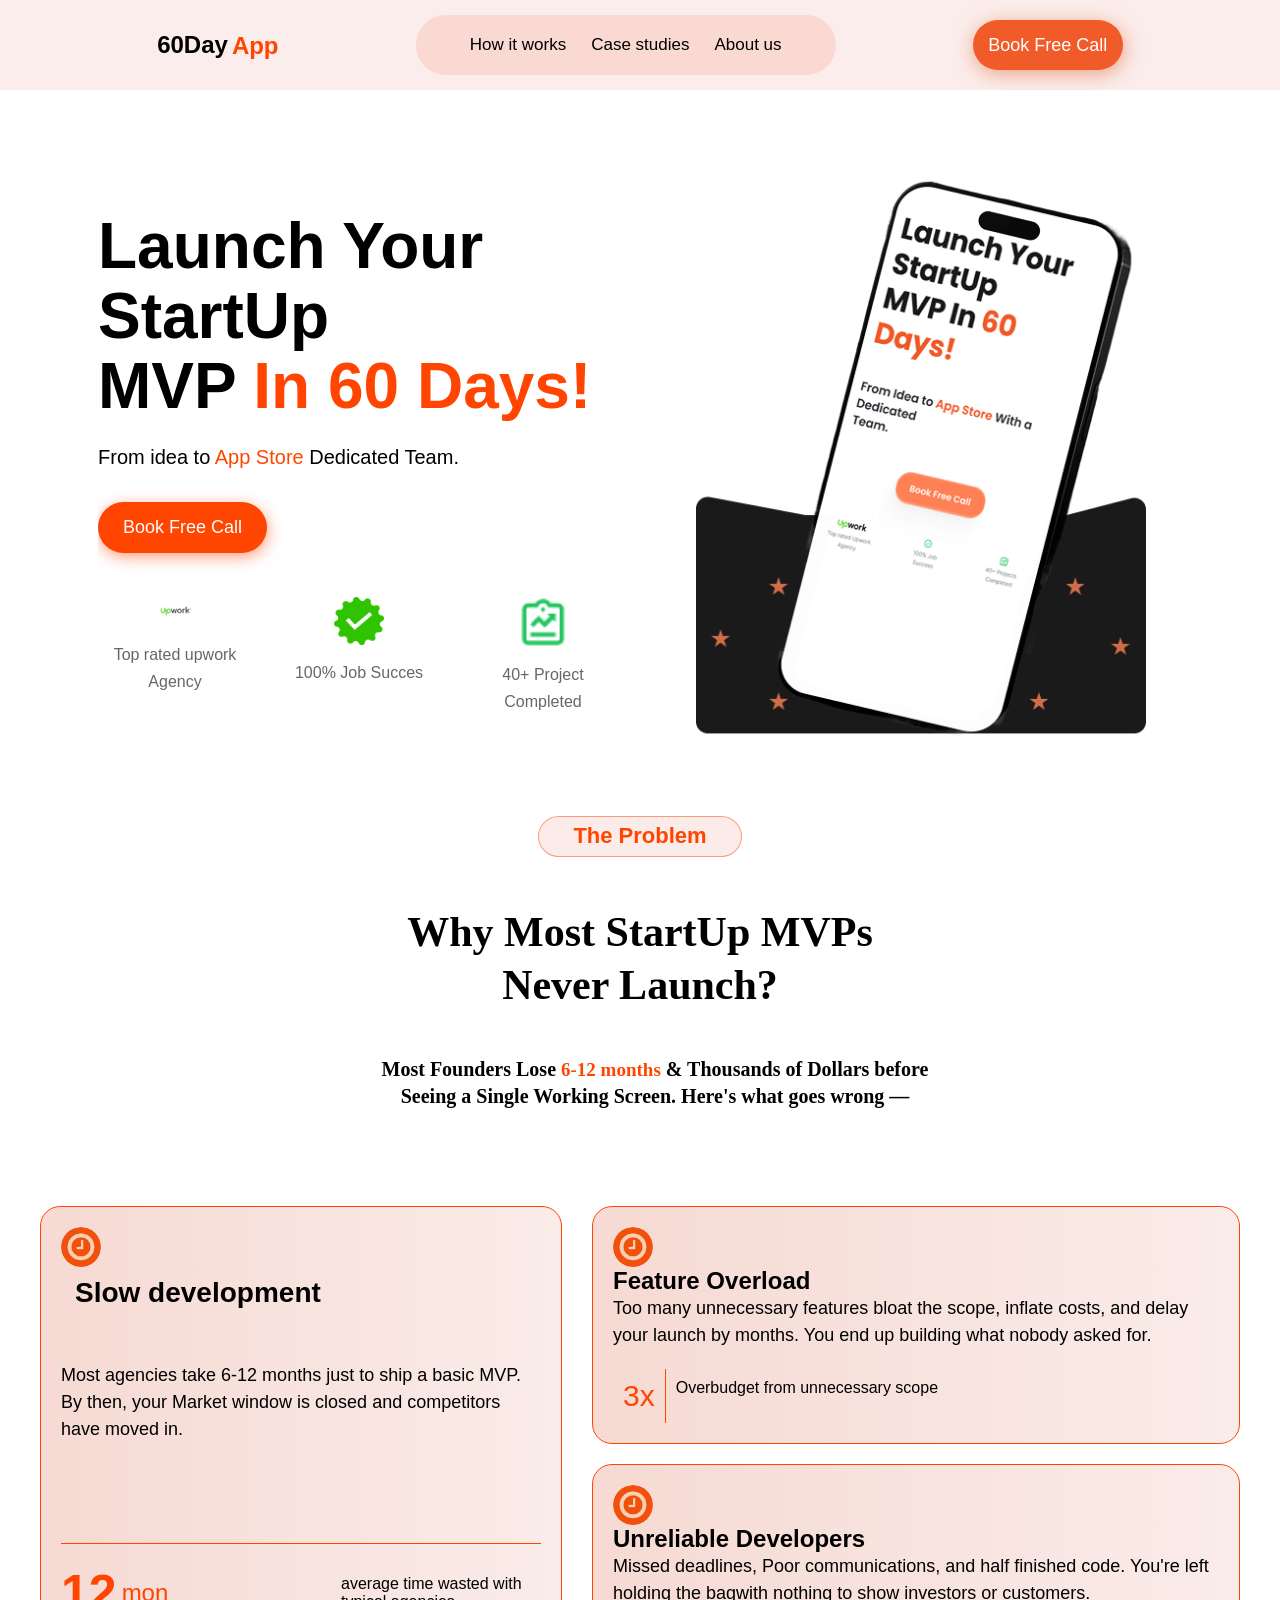
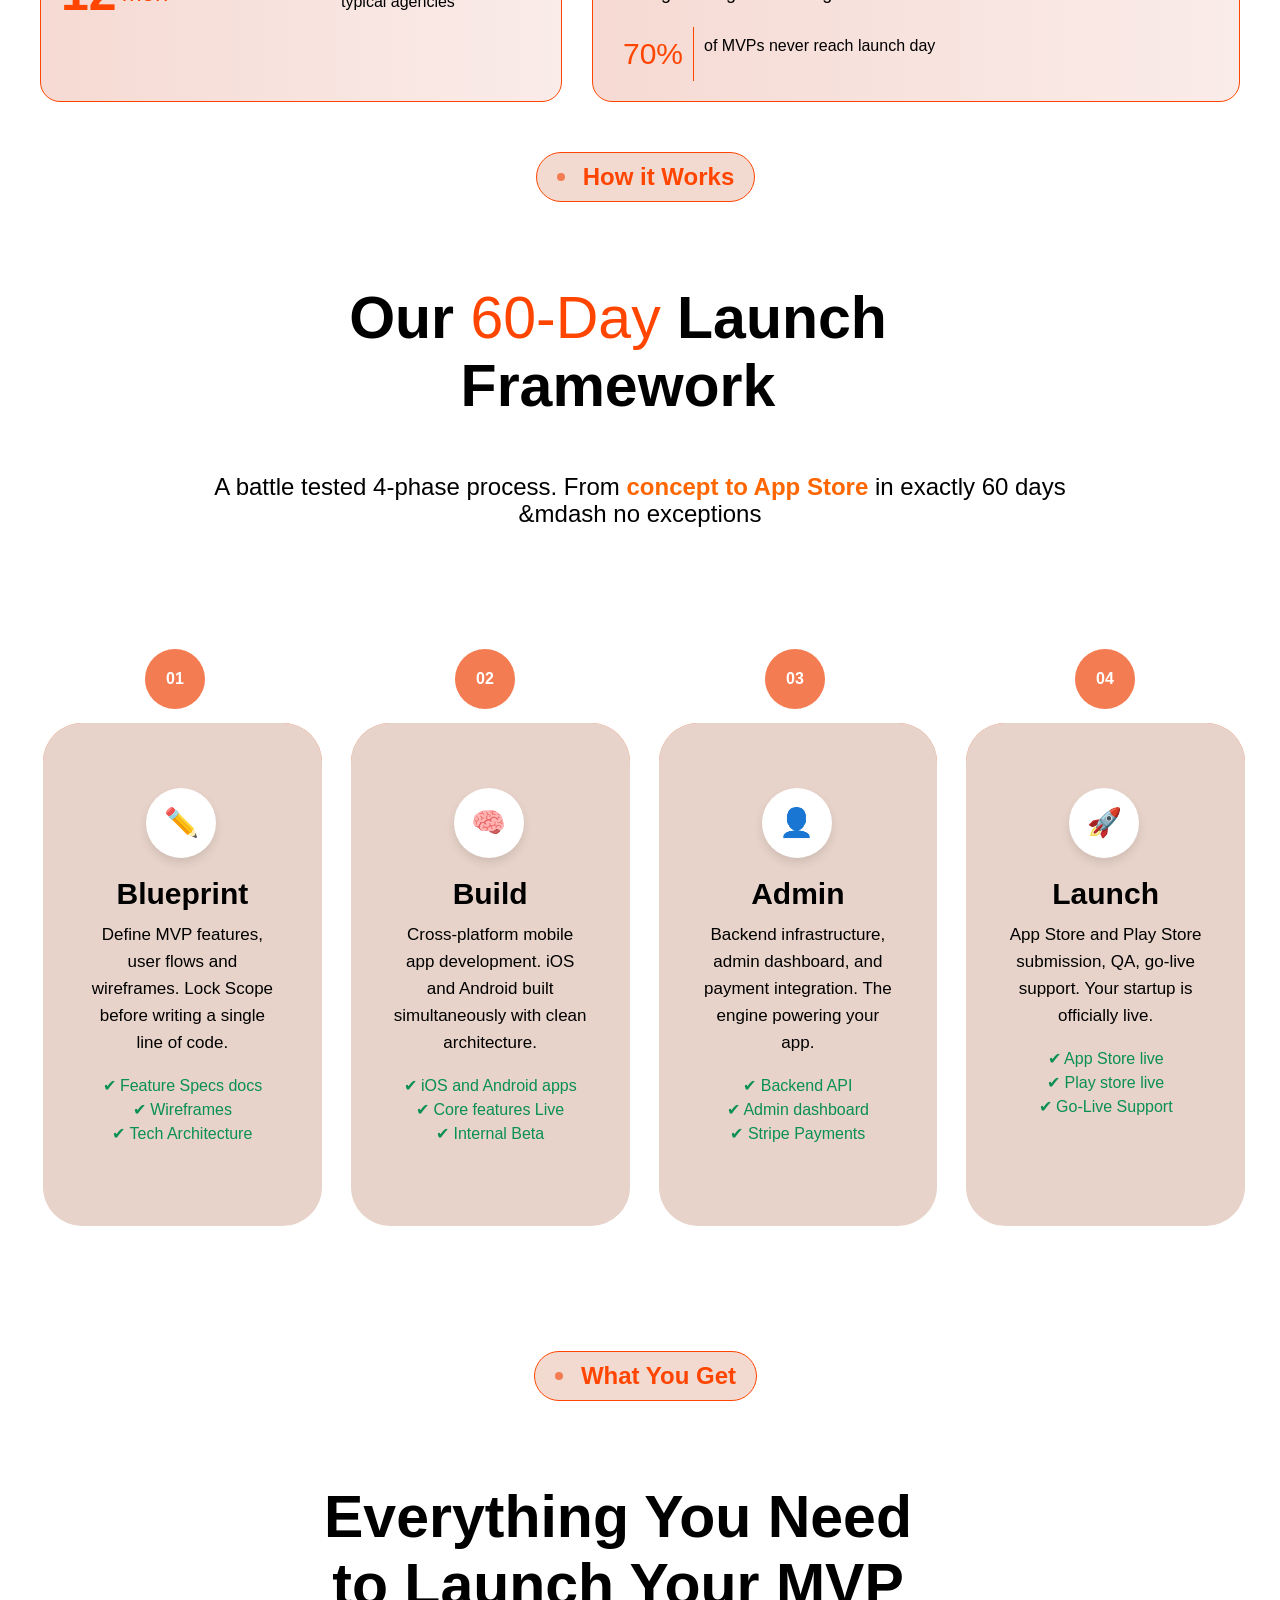
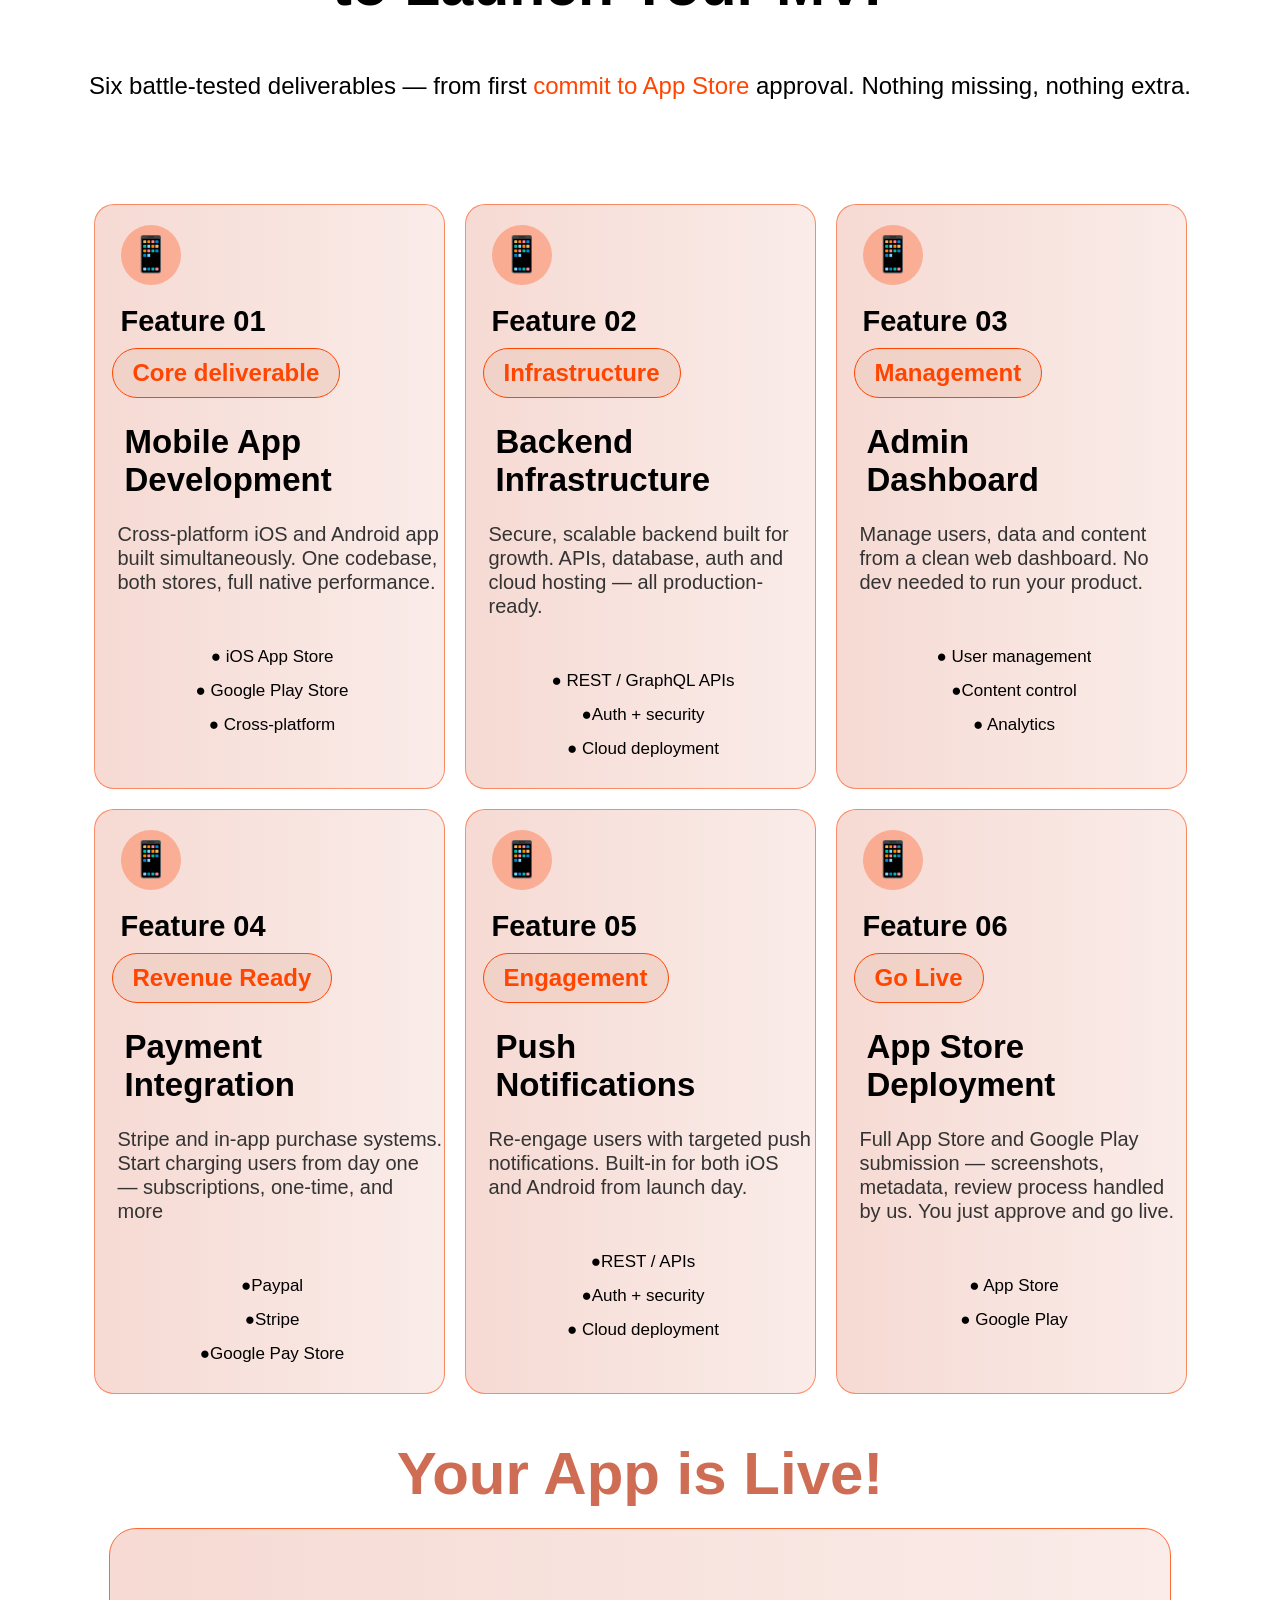
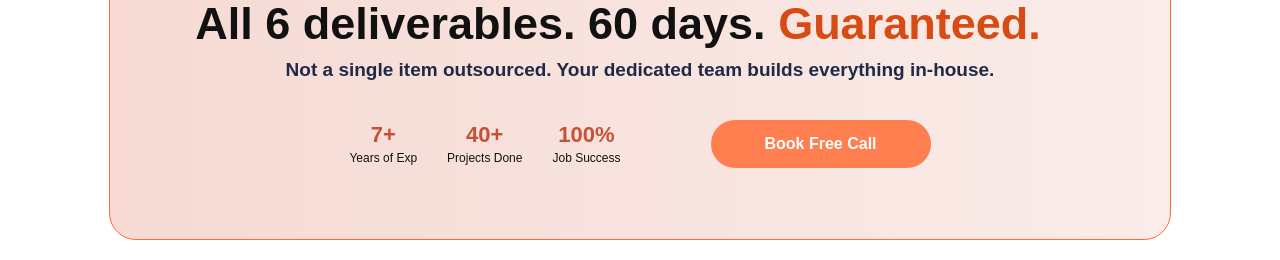
<file: index.html>
<!DOCTYPE html>
<html lang="en">

<head>
    <meta charset="UTF-8">
    <meta name="viewport" content="width=device-width, initial-scale=1.0">
    <title>60dayaap.com</title>
</head>
<link href='https://fonts.googleapis.com/css?family=Cinzel' rel='stylesheet'>
<link rel="stylesheet" href="style.css">

<body>

    <!-- <div id="top-div">
    <p class="top">Book free call on 9797398157 </p>
     <p class="top">Book free call on 9797398157 </p>
      <p class="top">Book free call on 9797398157 </p>
</div> -->



<div id="navbar">
    <div class="logo">
        60Day <p class="logo-p">App</p>
    </div>

    <!-- HAMBURGER -->
    <div class="menu-toggle" onclick="toggleMenu()">☰</div>

    <div class="midbox" id="midbox">
        <div class="menu">
            <a href="#">How it works</a>
            <a href="#">Case studies</a>
            <a href="#">About us</a>
        </div>
    </div>

    <div class="rightbox">
        Book Free Call
    </div>
</div>
    </div>
    <div id="main-box">
        <div id="section1">
            <div class="sec-chd">
                <p class="sec1">
                    Launch Your StartUp
                    <br>MVP <span>In 60 Days!</span>
                </p>
                <p class="chd2">From idea to <span class="spn2">App Store</span>
                    Dedicated Team.
                </p>
                <div class="sec01btn">
                    Book Free Call
                </div>
                <div id="botm-sec">

                    <div class="botm-box1">
                        <img src="imgs/upwork_img-removebg-preview.png" alt="">
                        <p>
                            Top rated upwork Agency
                        </p>
                    </div>
                    <div class="botm-box2">
                        <img src="imgs/verified.png" alt="">
                        <p>
                            100% Job Succes
                        </p>
                    </div>
                    <div class="botm-box3">
                        <img src="imgs/botm img 3.png" alt="">
                        <p>
                            40+ Project Completed
                        </p>
                    </div>
                </div>
            </div>
            <div id="img">
                <img src="imgs/sec01img.png" alt="">
            </div>
        </div>
        <div id="container2">
            <div class="head">
                <ul>
                    <li>The Problem</li>
                </ul>
            </div>
        </div>

        <div class="head02">
            <p>Why Most StartUp MVPs
                <span>Never Launch?</span>
            </p>
        </div>

        <div class="head3">
            <div class="cont-head3">

                <p>Most Founders Lose <strong>6-12 months</strong> & Thousands of Dollars before Seeing a Single Working
                    Screen. Here's what goes wrong —</p>
            </div>
        </div>




        <div id="container3">
            <div class="div01">
                <div class="icon-1">
                    <img src="imgs/expiry-removebg-preview.png" alt="">
                </div>
                <h1 class="h1-div1">
                    Slow development
                </h1>
                <div class="main-p">
                    <p>
                        Most agencies take <span>6-12 months </span>just to ship a basic MVP. By then, your Market
                        window is closed and competitors have moved in.
                    </p>
                </div>
                <div class="btm-cont">
                    <div class="btm-text">
                        <strong>12</strong>
                        <p>mon</p>
                    </div>
                    <div class="btm0cont2">
                        average time wasted with typical agencies
                    </div>
                </div>
            </div>
            <div class="div2">
                <div class="box1">
                    <div class="icon-head">
                        <div class="icon2">
                            <img src="imgs/expiry-removebg-preview.png" alt="">
                        </div>
                        <div class="hdiv">Feature Overload</div>
                    </div>
                    <div class="pargrf">Too many unnecessary features bloat the scope, inflate costs, and delay your
                        launch <span>by months</span>. You end up building what nobody asked for.</div>

                    <div class="foot-div">
                        <div class="text">3x</div>
                        <div class="text2">Overbudget from unnecessary scope
                        </div>

                    </div>
                </div>
                <div class="box1">
                    <div class="icon-head">
                        <div class="icon2">
                            <img src="imgs/expiry-removebg-preview.png" alt="">
                        </div>
                        <div class="hdiv">Unreliable Developers</div>
                    </div>
                    <div class="pargrf">Missed deadlines, Poor communications, and half finished code. You're left
                        <span> holding the bag</span>with nothing to show investors or customers.
                    </div>



                    <div class="foot-div">
                        <div class="text">70%
                        </div>
                        <div class="text2">of MVPs never reach launch day
                        </div>
                    </div>
                </div>
            </div>
        </div>

        <div class="container4">
            <div class="badge">
                <span class="dot"></span>
                How it Works
            </div>
            <h1>Our <span class="highlight">60-Day </span>Launch Framework</h1>
            <p>A battle tested 4-phase process. From <span class="highlight-text">concept to App Store</span> in exactly
                60 days &mdash no exceptions</p>
        </div>



        <div class="timeline">

            <!-- top line + steps -->
            <div class="timeline-top">
                <div class="step">01</div>
                <div class="step active">02</div>
                <div class="step">03</div>
                <div class="step">04</div>
            </div>

            <!-- cards -->
            <div class="cards">
                <!-- card 1 -->
                <div class="card">
                    <div class="icon">✏️</div>
                    <h2>Blueprint</h2>
                    <p>
                        Define MVP features, user flows and wireframes.
                        Lock Scope before writing a single line of code.
                    </p>
                    <div class="list">
                        <span>✔ Feature Specs docs</span>
                        <span>✔ Wireframes</span>
                        <span>✔ Tech Architecture</span>
                    </div>
                </div>

                <!-- card 2 -->
                <div class="card">
                    <div class="icon">🧠</div>
                    <h2>Build</h2>
                    <p>
                        Cross-platform mobile app development. iOS and Android
                        built simultaneously with clean architecture.
                    </p>
                    <div class="list">
                        <span>✔ iOS and Android apps</span>
                        <span>✔ Core features Live</span>
                        <span>✔ Internal Beta</span>
                    </div>
                </div>

                <!-- card 3 -->
                <div class="card">
                    <div class="icon">👤</div>
                    <h2>Admin</h2>
                    <p>
                        Backend infrastructure, admin dashboard, and payment integration.
                        The engine powering your app.
                    </p>
                    <div class="list">
                        <span>✔ Backend API</span>
                        <span>✔ Admin dashboard</span>
                        <span>✔ Stripe Payments</span>
                    </div>
                </div>

                <!-- card 4 -->
                <div class="card">
                    <div class="icon">🚀</div>
                    <h2>Launch</h2>
                    <p>
                        App Store and Play Store submission, QA, go-live support.
                        Your startup is officially live.
                    </p>
                    <div class="list">
                        <span>✔ App Store live</span>
                        <span>✔ Play store live</span>
                        <span>✔ Go-Live Support</span>
                    </div>
                </div>

            </div>
        </div>




        <section class="hero">
            <div class="badge">
                <span class="dot"></span>
                What You Get
            </div>

            <h1>
                Everything You Need <br>
                to <span>Launch Your MVP</span>
            </h1>

            <p>
                Six battle-tested deliverables — from first
                <span class="highlight">commit to App Store</span>
                approval. Nothing missing, nothing extra.
            </p>

        </section>



        <div id="section5">
            <div class="sec5-cards">
                <div class="mob-icon">
                    📱
                </div>

                <h3 class="feature-title">Feature 01</h3>

                <div class="badge">Core deliverable</div>

                <h1 class="main-heading">
                    Mobile App <br> Development
                </h1>

                <p class="p3">
                    Cross-platform iOS and Android app built simultaneously.
                    One codebase, both stores, full native performance.
                </p>

                <div class="tags-hero">
                    <span>● iOS App Store</span>
                    <span>● Google Play Store</span>
                    <span>● Cross-platform</span>
                </div>
            </div>
            <div class="sec5-cards">
                <div class="mob-icon">
                    📱
                </div>

                <h3 class="feature-title">Feature 02</h3>

                <div class="badge">Infrastructure</div>

                <h1 class="main-heading">
                    Backend Infrastructure

                </h1>

                <p class="p3">
                    Secure, scalable backend built for growth. APIs, database, auth and cloud hosting — all
                    production-ready.
                </p>

                <div class="tags-hero">
                    <span>● REST / GraphQL APIs</span>
                    <span>●Auth + security</span>
                    <span>● Cloud deployment</span>
                </div>

            </div>
            <div class="sec5-cards">
                <div class="mob-icon">
                    📱
                </div>

                <h3 class="feature-title">Feature 03</h3>

                <div class="badge">Management</div>

                <h1 class="main-heading">
                    Admin Dashboard
                </h1>

                <p class="p3">
                    Manage users, data and content from a clean web dashboard. No dev needed to run your product.
                </p>

                <div class="tags-hero">
                    <span>● User management</span>
                    <span>●Content control</span>
                    <span>● Analytics</span>
                </div>
            </div>
            <div class="sec5-cards">
                <div class="mob-icon">
                    📱
                </div>

                <h3 class="feature-title">Feature 04</h3>

                <div class="badge">Revenue Ready</div>

                <h1 class="main-heading">
                    Payment Integration
                </h1>

                <p class="p3">
                    Stripe and in-app purchase systems. Start charging users from day one — subscriptions, one-time, and
                    more
                </p>

                <div class="tags-hero">
                    <span>●Paypal</span>
                    <span>●Stripe</span>
                    <span>●Google Pay Store</span>
                </div>
            </div>
            <div class="sec5-cards">
                <div class="mob-icon">
                    📱
                </div>

                <h3 class="feature-title">Feature 05</h3>

                <div class="badge">Engagement</div>

                <h1 class="main-heading">
                    Push Notifications

                </h1>

                <p class="p3">
                    Re-engage users with targeted push notifications. Built-in for both iOS and Android from launch day.
                </p>

                <div class="tags-hero">
                    <span>●REST / APIs</span>
                    <span>●Auth + security</span>
                    <span>● Cloud deployment</span>
                </div>
            </div>
            <div class="sec5-cards">
                <div class="mob-icon">
                    📱
                </div>

                <h3 class="feature-title">Feature 06</h3>

                <div class="badge">Go Live</div>

                <h1 class="main-heading">
                    App Store Deployment
                </h1>

                <p class="p3">
                    Full App Store and Google Play submission — screenshots, metadata, review process handled by us. You
                    just approve and go live.
                </p>

                <div class="tags-hero">
                    <span>● App Store</span>
                    <span>● Google Play</span>
                </div>
            </div>

        </div>

        <div class="" id="sec-6">
            <h2 class="sec-6-h2">Your App is Live!</h2>
        </div>
        <section class="guarantee-section">

            <h1>
                All 6 deliverables. 60 days.
                <span>Guaranteed.</span>
            </h1>

            <p>
                Not a single item outsourced. Your dedicated team builds everything in-house.
            </p>

            <div class="bottom-content">

                <div class="stats">
                    <div class="stat-box">
                        <h2>7+</h2>
                        <span>Years of Exp</span>
                    </div>

                    <div class="stat-box">
                        <h2>40+</h2>
                        <span>Projects Done</span>
                    </div>

                    <div class="stat-box">
                        <h2>100%</h2>
                        <span>Job Success</span>
                    </div>
                </div>
                <button>Book Free Call</button>

            </div>
        </section>

    </div>
    </div>


    <script src="java.js"></script>
</body>

</html>
</file>
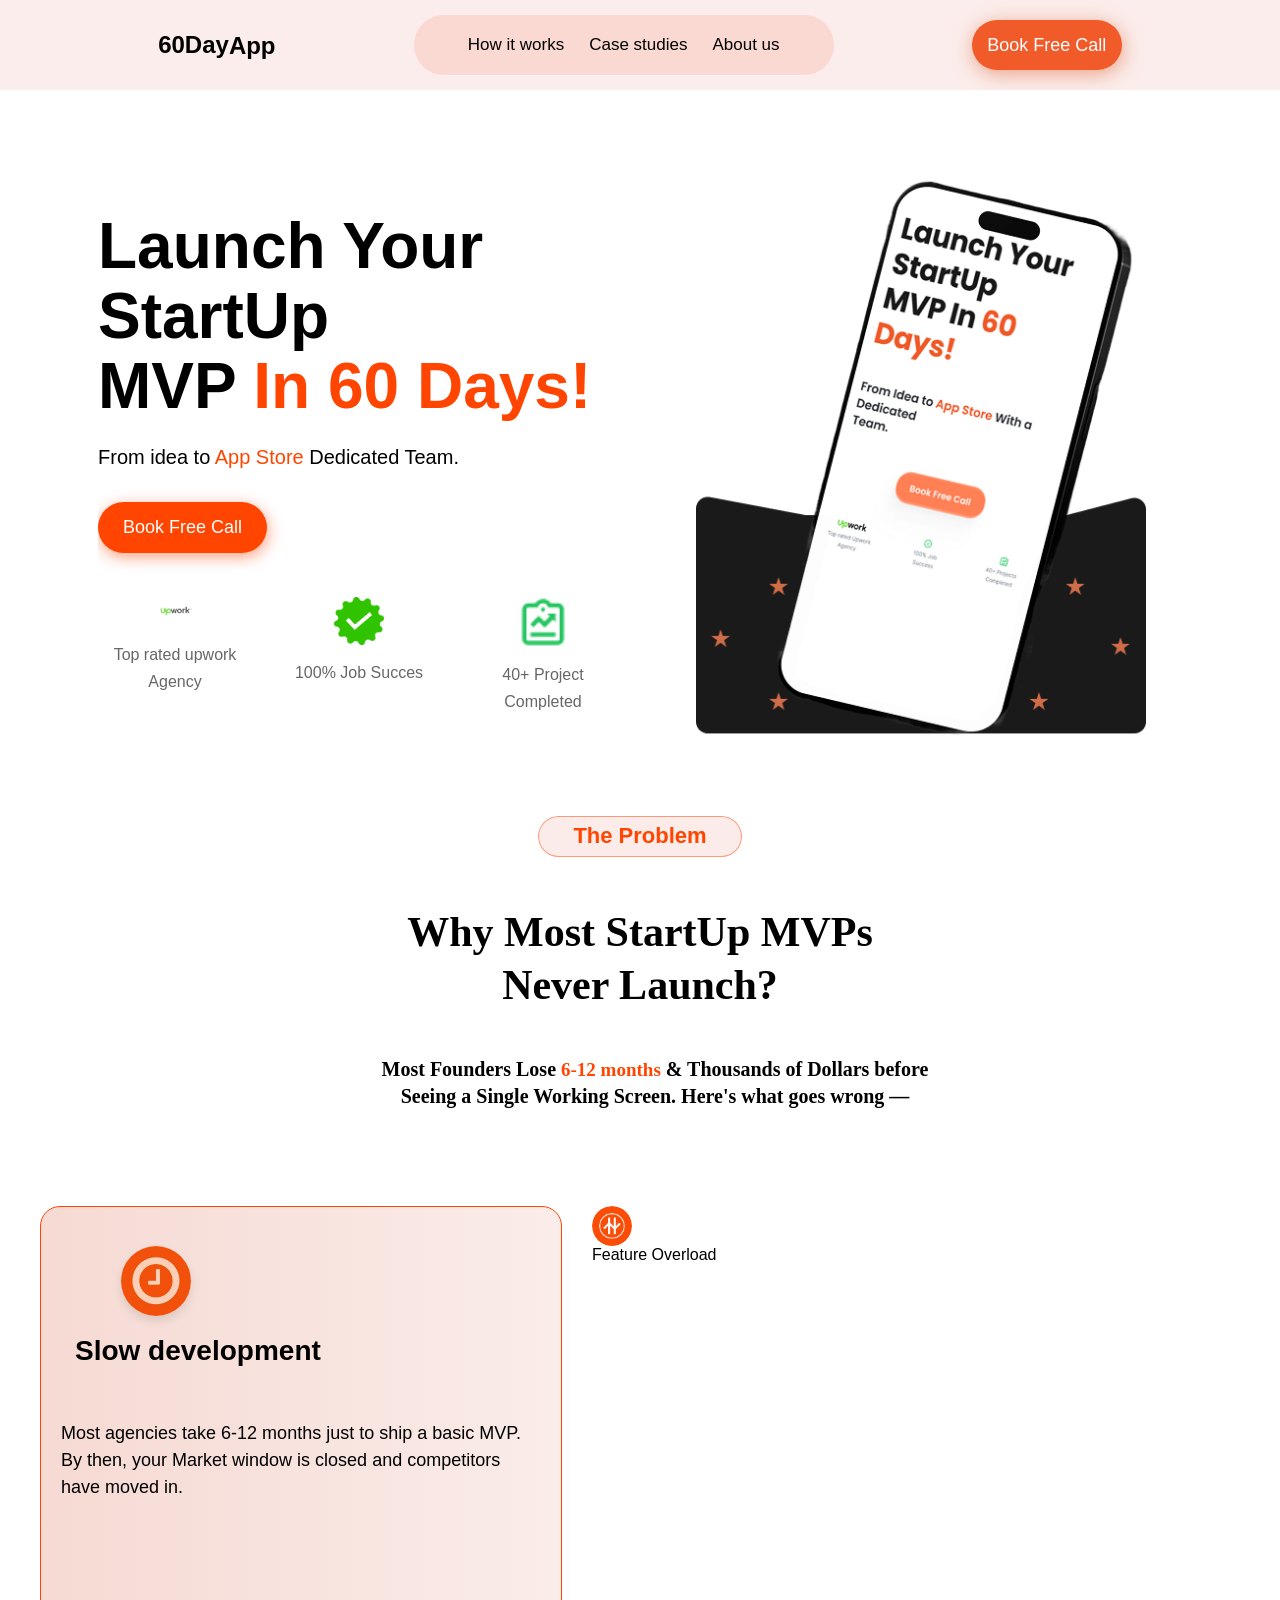
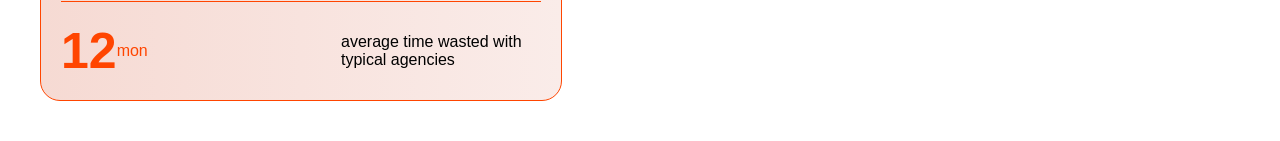
<file: sixtyaap.com/index.html>
<!DOCTYPE html>
<html lang="en">

<head>
    <meta charset="UTF-8">
    <meta name="viewport" content="width=device-width, initial-scale=1.0">
    <title>60dayaap.com</title>
</head>
<link href='https://fonts.googleapis.com/css?family=Cinzel' rel='stylesheet'>
<link rel="stylesheet" href="/style.css">

<body>
    <div id="navbar">
        <div class="logo">
            60Day <p>App</p>
        </div>
        <div class="midbox">
            <div class="menu">
                <a href="#">How it works</a>
                <a href="#">Case studies</a>
                <a href="#">About us</a>
            </div>
        </div>
        <div class="rightbox">
            Book Free Call
        </div>
    </div>
    <div id="main-box">
        <div id="section1">
            <div class="sec-chd">
                <p class="sec1">
                    Launch Your StartUp
                    <br>MVP <span>In 60 Days!</span>
                </p>
                <p class="chd2">From idea to <span class="spn2">App Store</span>
                    Dedicated Team.
                </p>
                <div class="sec01btn">
                    Book Free Call
                </div>
                <div id="botm-sec">

                    <div class="botm-box1">
                        <img src="/imgs/upwork_img-removebg-preview.png" alt="">
                        <p>
                            Top rated upwork Agency
                        </p>
                    </div>
                    <div class="botm-box2">
                        <img src="/imgs/verified.png" alt="">
                        <p>
                            100% Job Succes
                        </p>
                    </div>
                    <div class="botm-box3">
                        <img src="/imgs/botm img 3.png" alt="">
                        <p>
                            40+ Project Completed
                        </p>
                    </div>
                </div>
            </div>
            <div id="img">
                <img src="/imgs/sec01img.png" alt="">
            </div>
        </div>

        <div id="container2">
            <div class="head">
                <ul>
                    <li>The Problem</li>
                </ul>
            </div>
        </div>

        <div class="head02">
            <p>Why Most StartUp MVPs
                <span>Never Launch?</span>
            </p>
        </div>

        <div class="head3">
            <div class="cont-head3">

                <p>Most Founders Lose <strong>6-12 months</strong> & Thousands of Dollars before Seeing a Single Working
                    Screen. Here's what goes wrong —</p>
            </div>
        </div>




        <div id="container3">

            <div class="div01">
                <div class="icon">
                    <img src="/imgs/expiry-removebg-preview.png" alt="">
                </div>
                <h1 class="h1-div1">
                    Slow development
                </h1>
                <div class="main-p">
                    <p>
                        Most agencies take <span>6-12 months </span>just to ship a basic MVP. By then, your Market
                        window is closed and competitors have moved in.
                    </p>
                </div>
                <div class="btm-cont">
                    <div class="btm-text">
                        <strong>12</strong>mon
                    </div>
                    <div class="btm0cont2">
                        average time wasted with typical agencies
                    </div>
                </div>
            </div>

            <div class="div2">

<div class="div2-child"> 
<div class="icon2">
    <img src="/imgs/download.png" alt="">
</div>
<div class="icon-div">
    Feature Overload
</div>



</div>
<div class="div2-child">
    
</div>


            </div>
        </div>
    
    

</body>

</html>
</file>
<file: style.css>
* {
    padding: 0px;
    margin: 0px;
    overflow-x: hidden;
}

/* #top-div{
    border: 1px solid blue;
    height: 60px;
    background-color: rgba(0, 0, 0, 0.758);
    color: white;
    display: flex;
    align-items: center;
    justify-content: space-between;
   
}

@keyframes moveLeft {
    0% {
        transform: translateX(100vw);
    }
    100% {
        transform: translateX(-100%);
    }
}
.top{
     animation: moveLeft 10s linear infinite;
    font-size: 15px;
} */
/* NAVBAR */
#navbar {
    height: 90px;
    background-color: #f9e5e1aa;
    display: flex;
    align-items: center;
    justify-content: space-evenly;
    padding: 0 20px;
}

/* LOGO */
.logo {
    display: flex;
    align-items: center;
    font-size: 24px;
    font-weight: bold;
}

.logo-p {
    color: orangered;
    margin-left: 4px;
    font-size: 24px;
}

/* MENU BOX */
.midbox {
    height: 60px;
    display: flex;
    align-items: center;
    background-color: #f9d4ccd0;
    width: 420px;
    justify-content: center;
    border-radius: 50px;
    transition: 0.3s;
}

.midbox:hover {
    background-color: #f5d7d1d3;
}

/* MENU LINKS */
.menu {
    display: flex;
    gap: 25px;
}

.menu a {
    text-decoration: none;
    color: black;
    font-size: 17px;
}

.menu a:hover {
    color: rgba(255, 68, 0, 0.7);
}

/* BUTTON */
.rightbox {
    height: 50px;
    width: 150px;
    border-radius: 50px;
    display: flex;
    justify-content: center;
    align-items: center;
    font-size: 18px;
    color: white;
    background-color: #F15A29;
    box-shadow: 1px 4px 19px rgba(228, 120, 80, 0.646);
    cursor: pointer;
}

.rightbox:hover {
    background-color: #e4592ac0;
}

.menu-toggle {
    display: none;
    font-size: 30px;
    cursor: pointer;
}


@media (max-width: 600px) {

    .menu-toggle {
        display: block;
    }

    .midbox {
        position: absolute;
        top: 90px;
        left: 0;
        width: 100%;
        background-color: #f9e5e1;
        display: none;
        flex-direction: column;
        padding: 20px 0;
        border-radius: 0;
    }

    .midbox.active {
        display: flex;
    }

    .menu {
        flex-direction: column;
        align-items: center;
        gap: 20px;
    }

    .rightbox {
        display: none;
    }
} 


#main-box {
    background: linear-gradient(#f9e5e1aa);
    padding: 20px;
}


#section1 {
    max-width: 4000px;
    margin: 16px 38px;
    padding: 40px;
    border-radius: 40px;
    background-color: white;
    display: flex;
    align-items: center;
    justify-content: space-between;
    gap: 40px;
    flex-wrap: wrap;
}


.sec-chd {
    flex: 1;
    min-width: 280px;
}
.sec1 {
    font-size: 64px;
    font-weight: bold;
    line-height: 1.1;
}

.sec1 span {
    color: orangered;
}
.chd2 {
    font-size: 20px;
    margin-top: 20px;
    line-height: 1.5;
}

.spn2 {
    color: orangered;
}

.sec01btn {
    margin-top: 30px;
    padding: 15px 25px;
    border-radius: 50px;
    font-size: 18px;
    color: white;
    background-color: orangered;
    display: inline-block;
    cursor: pointer;
    box-shadow: 1px 4px 15px rgba(255, 68, 0, 0.5);
}

#botm-sec {
    display: flex;
    gap: 30px;
    margin-top: 40px;
    flex-wrap: wrap;
}

#botm-sec div {
    flex: 1;
    min-width: 120px;
    text-align: center;
}

#botm-sec img {
    width: 50px;
    margin-bottom: 10px;
}

#botm-sec p {
    font-size: 16px;
    color: rgba(0, 0, 0, 0.6);
}

#img {
    flex: 1;
    min-width: 280px;
    text-align: center;
}

#img img {
    width: 100%;
    max-width: 450px;
}


@media (max-width: 1024px) {
    .sec1 {
        font-size: 40px;
    }
}

@media (max-width: 768px) {

    #section1 {
        flex-direction: column;
        text-align: center;
        padding: 30px 20px;
    }

    .sec1 {
        font-size: 33px;
    }
    .chd2 {
        font-size: 15px;
    }
    #botm-sec {
        justify-content: center;
    }
    .sec01btn {
        /* width: 100%; */
        max-width: 250px;
        margin: 20px auto;
    }
    #img img {
        max-width: 300px;
        margin-top: 20px;
    }
}
@media (max-width: 400px) {
    .sec1 {
        font-size: 18px;
        overflow: hidden;
    }
}

 #container2 {
    height: 90px;
    width: 100%;
    display: flex;
    justify-content: center;


}

.head {
    border: 1px solid rgba(255, 68, 0, 0.479);
    height: 39px;
    display: flex;
    align-items: center;
    justify-content: center;
    width: 202px;
    color: rgba(255, 68, 0, 0.372);
    border-radius: 50px;
    font-weight: bold;
    background-color: #f4cac35f;
}

.head ul {

    color: orangered;
    font-size: 22px;

}

.head02 {
    /* border: 2px solid red; */
    height: 150px;
    overflow: hidden;
    display: flex;
    justify-content: center;
    font-weight: bold;


}

.head02 p {
   color: black;
    /* border: 2px solid green; */
    height: 111px;
    width: 548px;
    padding-top: -4px;
    text-align: center;
    line-height: 53px;
    font-size: 42px;
    font-family: Cambria, Cochin, Georgia, Times, 'Times New Roman', serif;
}


.head3 {
    /* border: 2px solid rgb(0, 72, 255); */
    height: 130px;
    display: flex;
    justify-content: center;
    font-size: 30px;
    font-weight: bold;
    margin-top: 0px;




}

.cont-head3 {
    /* border: 2px solid rgb(0, 60, 255); */
      width: 603px;
    padding-left: 30px;
    margin-top: 0px;
    display: flex;
    text-align: center;

}

.cont-head3 p {
    color: black;
    font-family: 'Times New Roman', Times, serif;
      font-size: 20px;

}

.cont-head3 p strong {
    color: orangered;
    font-family: 'Times New Roman', Times, serif;
   font-size: 19px;
}


#container3 {
    display: flex;
    justify-content: space-evenly;
    align-items: stretch;
    gap: 30px;
    flex-wrap: wrap; /* IMPORTANT */
    padding: 20px;
}

.div01 {
    border: 1px solid orangered;
    flex: 1;
    min-width: 300px;
    max-width: 480px;
    border-radius: 20px;
    background: linear-gradient(to left, #FAECE9, #F6DAD3);
    padding: 20px;
}

.div2 {
    flex: 1;
    min-width: 300px;
    max-width: 700px;
    display: flex;
    flex-direction: column;
    gap: 20px;
}


.box1 {
    border: 1px solid orangered;
    width: auto;
    border-radius: 20px;
    background: linear-gradient(to left, #FAECE9, #F6DAD3);
    padding: 20px;
}


.icon-1,
.icon2 {
    height: 40px;
    width: 40px;
    border-radius: 50%;
    overflow: hidden;
}

.icon-1 img,
.icon2 img {
    width: 100%;
    height: 100%;
    border-radius: 50%;
}


.h1-div1 {
    font-size: 28px;
    margin-top: 10px;
}

.hdiv {
    font-size: 24px;
    font-weight: bold;
}


.main-p p,
.pargrf {
    font-size: 18px;
    line-height: 1.5;
}

.btm-cont {
    border-top: 1px solid orangered;
    display: flex;
    justify-content: space-between;
    align-items: center;
    margin-top: 100px;
    flex-wrap: wrap;
    gap: 10px;
}

.btm-text {
    margin-top: 20px;
    display: flex;
    align-items: center;
    color: orangered;
}

.btm-text strong {
    font-size: 50px;
}

.btm-text p {
    font-size: 24px;
    margin-left: 5px;
}

.btm0cont2 {
    font-size: 16px;
    max-width: 200px;
    margin-top: 20px;
}


.foot-div {
    display: flex;
    flex-wrap: wrap;
    margin-top: 20px;
}

.text {
    border-right: 1px solid orangered;
    font-size: 30px;
    color: orangered;
    padding: 10px;
}

.text2 {
    font-size: 16px;
    padding: 10px;
}





@media (max-width: 768px) {
    #container3 {
        flex-direction: column;
    }

    .h1-div1 {
        font-size: 24px;
    }

    .hdiv {
        font-size: 20px;
    }

    .main-p p,
    .pargrf {
        font-size: 16px;
    }

    .btm-text strong {
        font-size: 36px;
    }

    .text {
        font-size: 24px;
    }

    .text2 {
        font-size: 14px;
    }
}


@media (min-width: 1200px) {
    #container3 {
        max-width: 1200px;
        margin: auto;
    }
}





.container4 {
   
    text-align: center;
    max-width: 900px;
    padding: 20px;

 margin: 0 auto;
}

.badge {
    display: inline-flex;
    align-items: center;
    background-color:rgba(240, 208, 197, 0.779);
    color: #ff6600;
    padding: 8px 16px;
    border-radius: 50px;
    font-weight: bold;
    margin-bottom: 20px;
    font-size: 24px;
}

.dot {
    height: 8px;
    width: 8px;
    background-color: #ff6600;
    border-radius: 50%;
    margin-right: 8px;
}

h1 {
       font-size: 59px;
    margin: 66px 58px 53px 7px;
    line-height: -1.9;
    font-family: Arial, Helvetica, sans-serif;
    font-weight: bold;
    padding-left: 7px;
}
p{
       font-size: 24px;
    line-height: 27px;
}

.highlight {
    color: #ff6600;
}



.highlight-text {
    color: #ff6600;
    font-weight: bold;
}









.timeline-top {
    /* border: 2px solid darkgreen; */
    position: relative;
    display: flex;
    justify-content: space-around;
    margin-bottom: 14px;
    margin-top: 102px;
}


.timeline-top::before {
       content: "";
    position: absolute;
    top: 34px;
    left: 0;
    height: 4px;
    background: #f47c52;
    z-index: 0;
}


.timeline-top::after {
     content: "";
    position: absolute;
    top: 34px;
    left: 0;
    height: 4px;
    background: #f47c52;
    z-index: 0;
    
}


.step {
   width: 60px;
    height: 60px;
    border-radius: 50%;
    background: #f47c52;
    display: flex;
    align-items: center;
    justify-content: center;
    font-weight: bold;
    position: relative;
    z-index: 2;
   
    color:white;
}


.step.active {
    background: #f47c52;
    color: white;
    border: none;
}




.cards {
   
       display: flex;
    justify-content: space-between;
    gap: 29px;
    width: 1202px;
    height: 538px;
    margin-left: 23px;
 
}

/* card */
.card {
background: #e7d3c9;
    width: 26%;
    border-radius: 39px;
    padding: 46px 43px;
    text-align: center;
    position: relative;
    height: 411px;
    overflow-y: hidden;

}


.card::before {
    content: "";
    position: absolute;
    top: -40px;
    left: 0;
    width: 100%;
    height: 80px;
    background: #f47c52;
    border-radius: 40px 40px 0 0;
    z-index: -1;
}

.icon {
    width: 70px;
    height: 70px;
    background: white;
    border-radius: 50%;
    display: flex;
    justify-content: center;
    align-items: center;
    margin: 19px 60px;
    font-size: 28px;
    color: #f47c52;
    box-shadow: 0 5px 10px rgba(0,0,0,0.1);
}


.card h2 {
    font-size: 30px;
    margin-bottom: 10px;
}

.card p {
    font-size: 17px;
    line-height: 1.6;
}


.list {
    margin-top: 15px;
}

.list span {
    display: block;
    margin: 5px 0;
    color: #0a8f55;
}


@media (max-width: 1000px) {
    .cards {
        flex-direction: column;
        align-items: center;
    }

    .card {
        width: 80%;
    }
}



.mob-icon{
    width: 60px;
    /* border: 2px solid green; */
    height: 60px;
    font-size:35px ;
    border-radius: 50px;
    display: flex;
    align-items: center;
    justify-content: center;
    margin: 20px;
    background-color: rgba(255, 68, 0, 0.313);
}



.feature-title{
    padding-left: 20px;
    font-size: 29px;
    font-family: Arial, Helvetica, sans-serif;
}
.hero {
    text-align: center;
    padding: 80px 20px;
}

/* badge */
.badge {
       margin-top: 10px;
    margin-left: 11px;
    display: inline-flex;
    align-items: center;
    gap: 10px;
    border: 1px solid orangered;
    color: orangered;
    padding: 10px 20px;
    border-radius: 30px;
    font-weight: 600;
    margin-bottom: 16px;
}

.dot {
    width: 8px;
    height: 8px;
    background: #f47c52;
    border-radius: 50%;
}
.main-heading{
    font-size: 33px;
    margin-top: 4px;
    margin: 9px 40px 21px 17px;
        font-family: Arial, Helvetica, sans-serif;
}

.p3{
  
       color: #333;
    margin: 0;
    padding-left: 17px;
    font-size: 20px;
    line-height: 24px;
padding-top: 2px;
margin-top: 2px;
}
.tags-hero {
       font-size: 17px;
    margin: 29px;
    display: flex;
    height: 173px;
    flex-direction: column;
    align-items: center;
    justify-self: center;
    gap: 14px;
    margin-top: 53px;                                                               
}

.highlight {
    color:orangered;
    font-weight: 500;
}


@media (max-width: 768px) {
    .hero h1 {
        font-size: 38px;
    }

    .hero p {
        font-size: 16px;
    }
}



#section5 {
    /* border: 2px solid green; */
    min-height: 1100px;
    display: flex;
    flex-wrap: wrap;         
    justify-content: center;  
    gap: 20px;
    padding: 25px;
}

.sec5-cards {
    border: 1px solid rgba(255, 68, 0, 0.541);
    height: 583px;
    border-radius: 20px;
    width: 343px;
        padding-left: 6px;
        overflow: hidden;
        /* background-color: #ffe4e1d3; */
       background: linear-gradient(to left, #FAECE9, #F6DAD3);
     

}


#sec-6 {
    /* border: 2px solid blue; */
    display: flex;
    justify-content: center;
    align-items: center;
    padding: 20px;
    flex-wrap: wrap;
    text-align: center;
}

.sec-6-h2 {
    color: #bd3614ba;
    font-size: 60px;
    font-family: Arial, Helvetica, sans-serif;
    margin: 0;
}


@media (max-width: 768px) {
    .sec-6-h2 {
        font-size: 40px;
    }
}

@media (max-width: 480px) {
    .sec-6-h2 {
        font-size: 28px;
    }

    #sec-6 {
        padding: 15px;
    }
}




body{
font-family:Arial,sans-serif;
}

.guarantee-section{
    max-width: 1060px;
    height: 310px;
    margin: auto;
    background: #f7e7e2;
    border: 1px solid #ff6b35;
    border-radius: 27px;
    text-align: center;
    overflow: hidden;
    background:linear-gradient(to left, #FAECE9, #F6DAD3) ;
}
.guarantee-section h1{
    font-size: 45px;
    font-weight: bolder;
    line-height: 57px;
    color: #111;
    padding-top: 0px;
    overflow: hidden;
    
}

.guarantee-section h1 span{
color:#d84b14;
}

.guarantee-section p{
       font-size: 19px;
    margin-bottom: 18px;
    color: #1f2b46;
    font-weight: 600;
    margin-top: -49px;
}


.bottom-content{
display:flex;
justify-content:center;
align-items:center;
gap:90px;
flex-wrap:wrap;
margin-top: 37px;
}

.stats{
display:flex;
gap:30px;
flex-wrap:wrap;
justify-content:center;
}

.stat-box h2{
font-size:22px;
color: #bd3614d6;
}

.stat-box span{
font-size:12px;
color:#111;
}

button{
    background: #ff7f50;
    color: white;
    border: none;
    padding: 15px 54px;
    font-size: 16px;
    font-weight: bold;
    border-radius: 50px;
    cursor: pointer;
   

}
button:hover{
    background-color: #d84c14bb;
    transition: 1s;
}

/* Tablet */
@media(max-width:992px){

.guarantee-section h1{
font-size:50px;
}

.guarantee-section p{
font-size:22px;
}

.stat-box h2{
font-size:42px;
}

.stat-box span{
font-size:22px;
}

button{
font-size:26px;
padding:22px 60px;
}

}

/* Mobile */
@media(max-width:768px){

.guarantee-section{
padding:50px 25px;
height: auto;
}

.guarantee-section h1{
font-size:34px;
}

.guarantee-section p{
font-size:18px;
margin-bottom:40px;
}

.bottom-content{
flex-direction:column;
gap:40px;
}

.stats{
gap:35px;
}

.stat-box h2{
font-size:32px;
}

.stat-box span{
font-size:18px;
}

button{
width:100%;
max-width:350px;
font-size:22px;
padding:18px;
}

}
</file>
